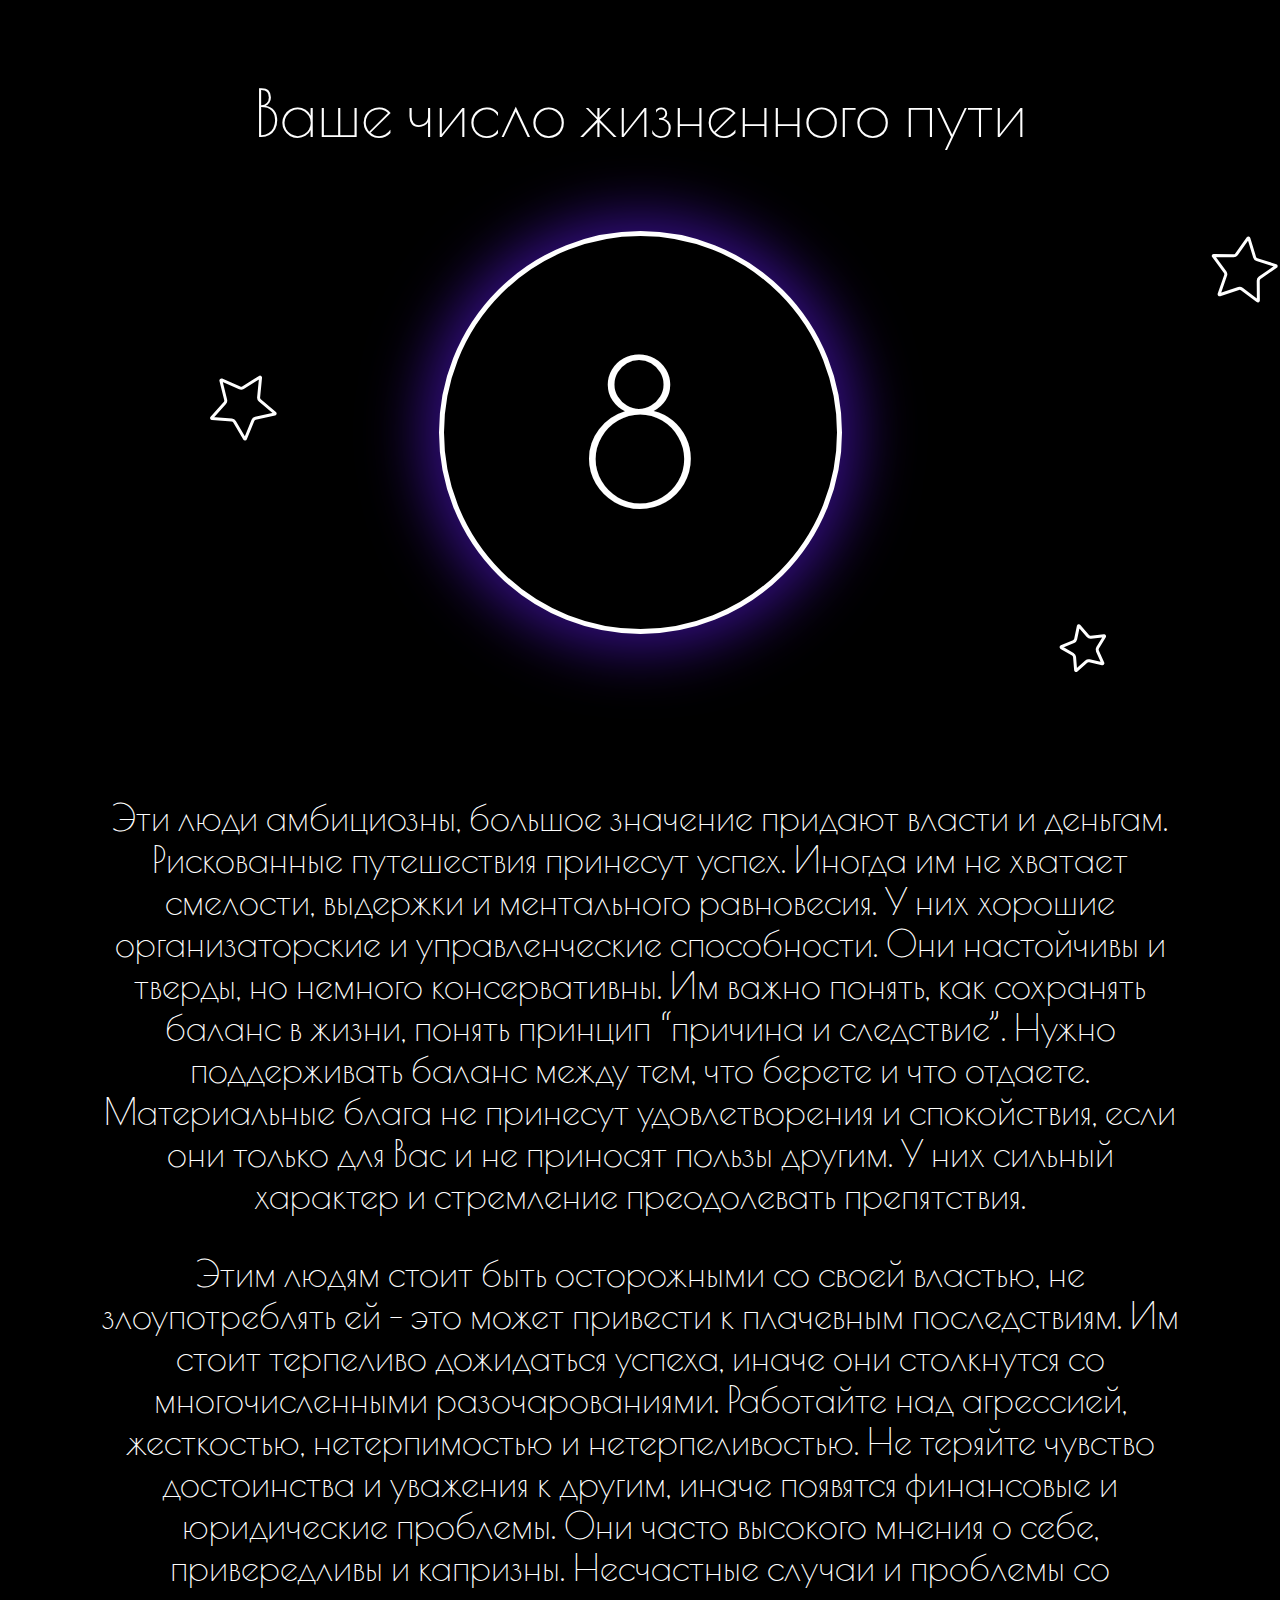
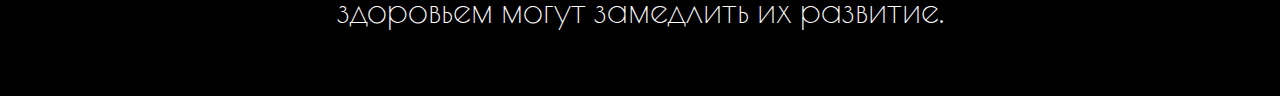
<file: src/html/numerology.html>
<!DOCTYPE html>
<html lang="en">

<head>
    <meta charset="UTF-8">
    <meta name="viewport" content="width=device-width, initial-scale=1.0">
    <link href="https://fonts.googleapis.com/css2?family=Poiret+One&display=swap" rel="stylesheet">
    <link rel="stylesheet" href="../styles/numerology.css">
    <title>Нумерология</title>
</head>

<body>
    <header>
        <img src="../img/medium-star2.svg" id="star1">
        <img src="../img/medium-star.svg" id="star2">
        <img src="../img/small-star.svg" id="star3">
        <p>Ваше число жизненного пути</p>
        <div class="circle">
            <p class="number">8</p>
        </div>
    </header>

    <main>
        <p>
            Эти люди амбициозны, большое значение придают власти и деньгам. Рискованные путешествия принесут успех.
            Иногда им не хватает смелости, выдержки и ментального равновесия. У них хорошие организаторские и
            управленческие способности. Они настойчивы и тверды, но немного консервативны. Им важно понять, как
            сохранять баланс в жизни, понять принцип “причина и следствие”. Нужно поддерживать баланс между тем, что
            берете и что отдаете. Материальные блага не принесут удовлетворения и спокойствия, если они только для Вас и
            не приносят пользы другим. У них сильный характер и стремление преодолевать препятствия.
        </p>
        <br><br>
        <p>
            Этим людям стоит быть осторожными со своей властью, не злоупотреблять ей - это может привести к плачевным
            последствиям. Им стоит терпеливо дожидаться успеха, иначе они столкнутся со многочисленными разочарованиями.
            Работайте над агрессией, жесткостью, нетерпимостью и нетерпеливостью. Не теряйте чувство достоинства и
            уважения к другим, иначе появятся финансовые и юридические проблемы. Они часто высокого мнения о себе,
            привередливы и капризны. Несчастные случаи и проблемы со здоровьем могут замедлить их развитие.
        </p>
    </main>
</body>

</html>
</file>
<file: src/styles/numerology.css>
.number, header p {
  font-family: "Poiret One";
  font-weight: 400;
  color: #FFFFFF;
  text-align: center;
}

* {
  padding: 0;
  margin: 0;
  background-color: #000;
}

header {
  padding-top: 75px;
  padding-bottom: 162px;
  display: grid;
  justify-items: center;
  row-gap: 81px;
}
header p {
  font-size: 64px;
  line-height: 75px;
}

.circle {
  width: 393px;
  height: 393px;
  border: 5px solid #FFFFFF;
  box-shadow: 0px 0px 60px 15px #350E86;
  border-radius: 50%;
  display: grid;
  justify-items: center;
  align-items: center;
}

.number {
  font-size: 200px;
  line-height: 234px;
  background: transparent;
}

#star1 {
  position: absolute;
  left: 1211px;
  top: 236px;
}

#star2 {
  position: absolute;
  left: 210px;
  top: 375px;
}

#star3 {
  position: absolute;
  left: 1059px;
  top: 624px;
}

main {
  display: grid;
  justify-items: center;
  padding: 0 95px 66px 95px;
}
main p {
  font-family: "Poiret One";
  font-weight: 400;
  font-size: 36px;
  line-height: 42px;
  text-align: center;
  color: #FFFFFF;
}/*# sourceMappingURL=numerology.css.map */
</file>
